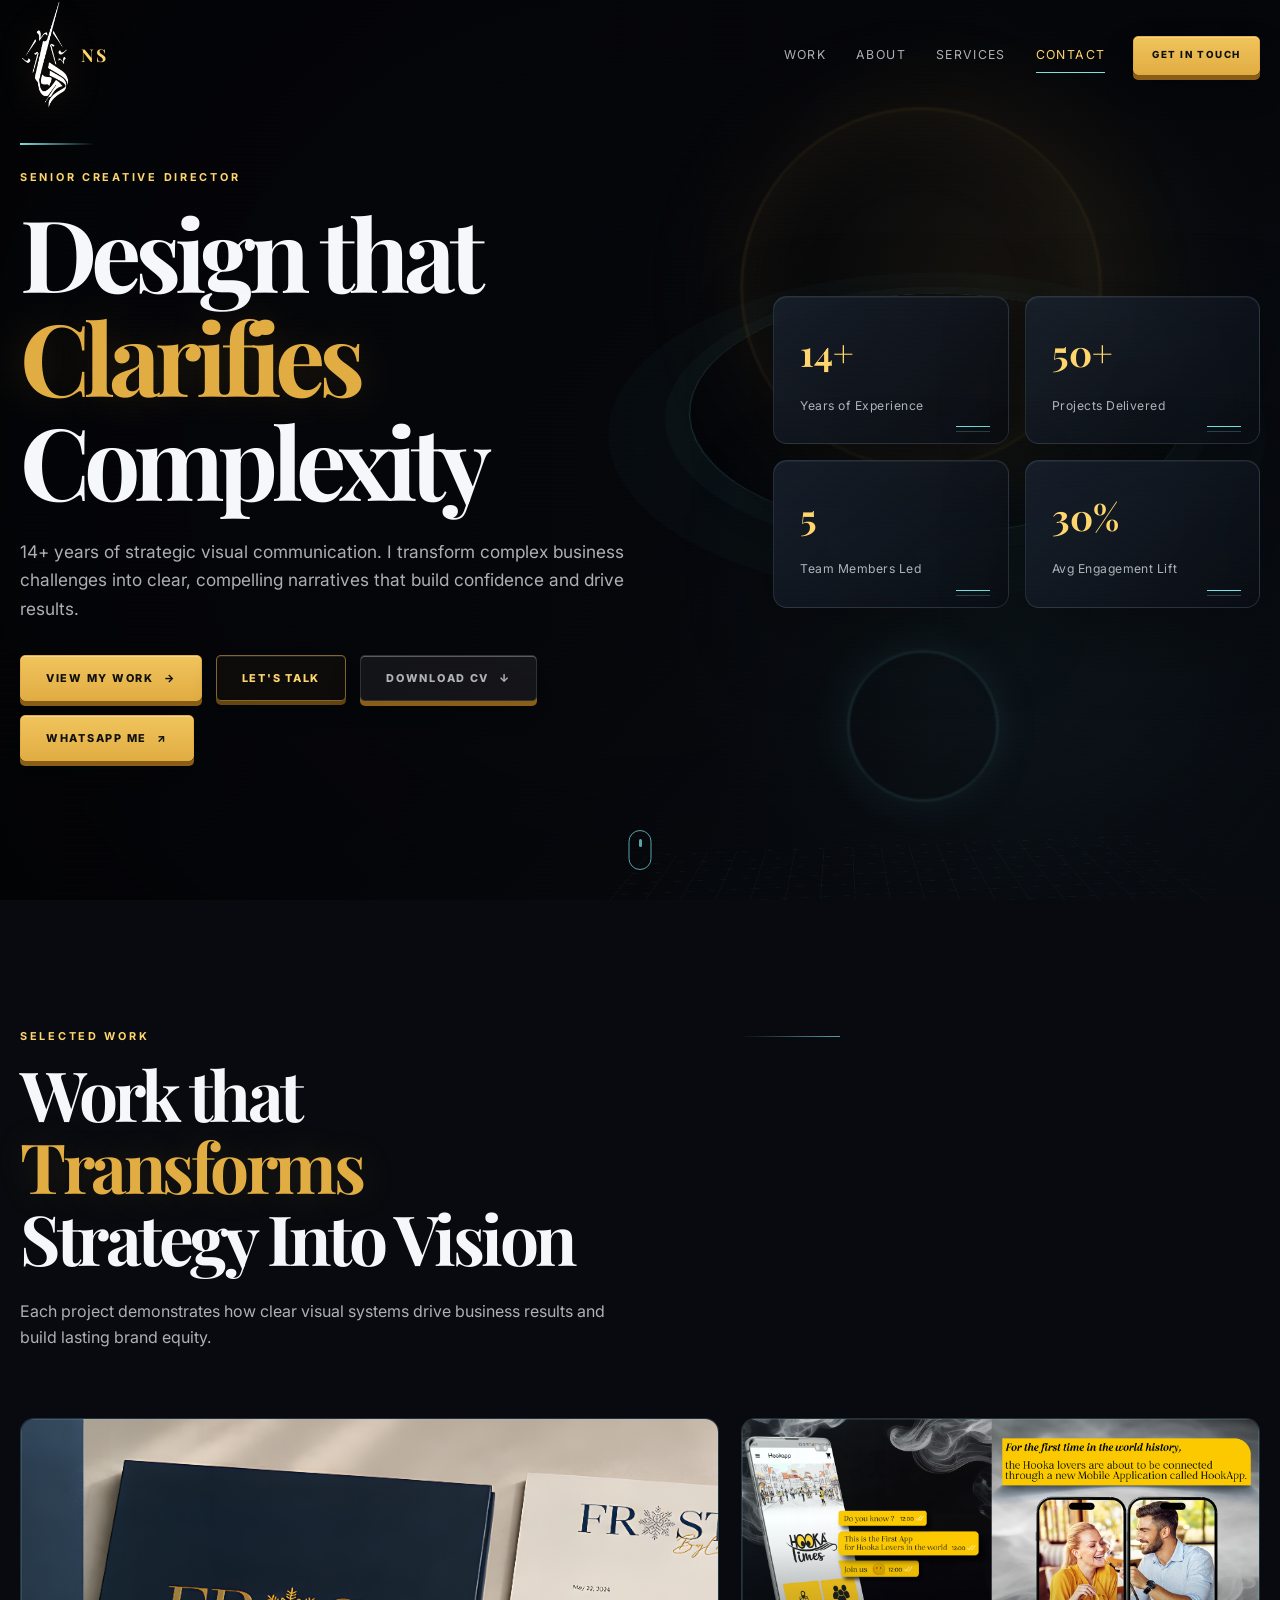
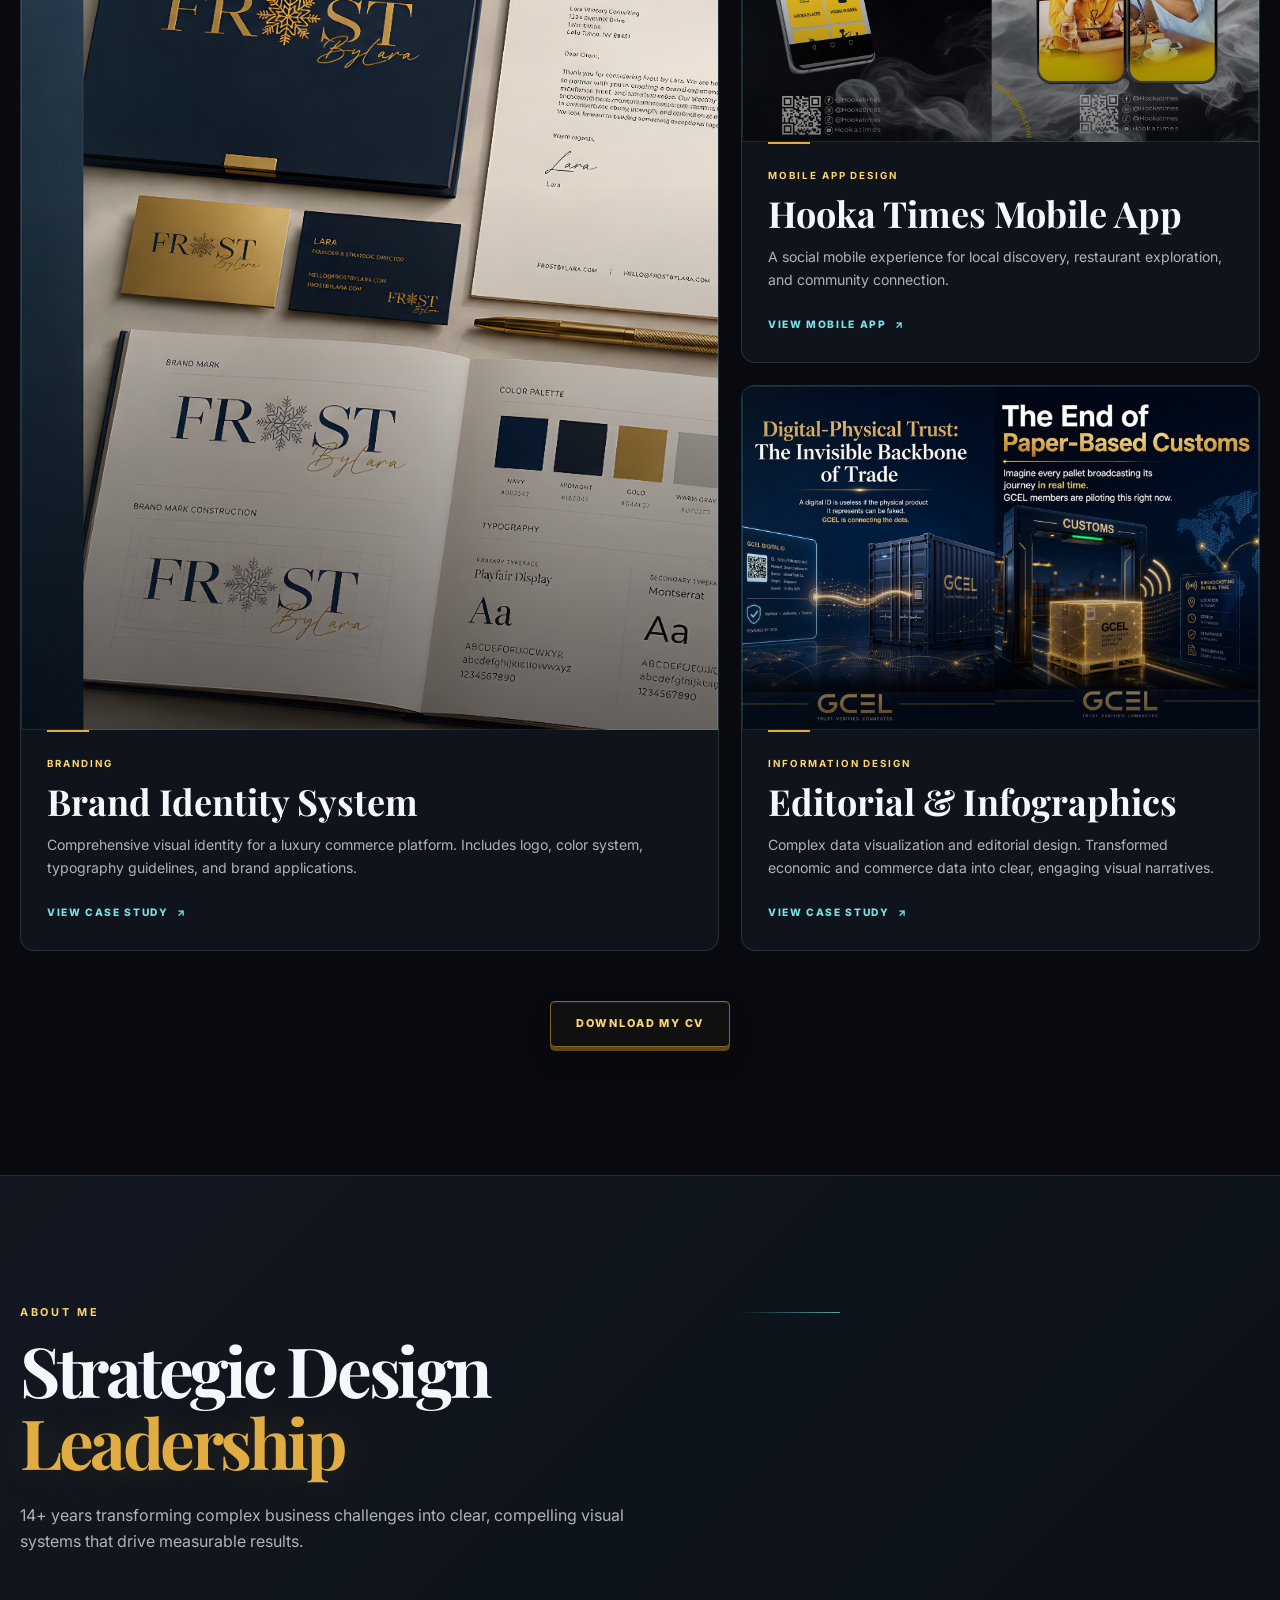
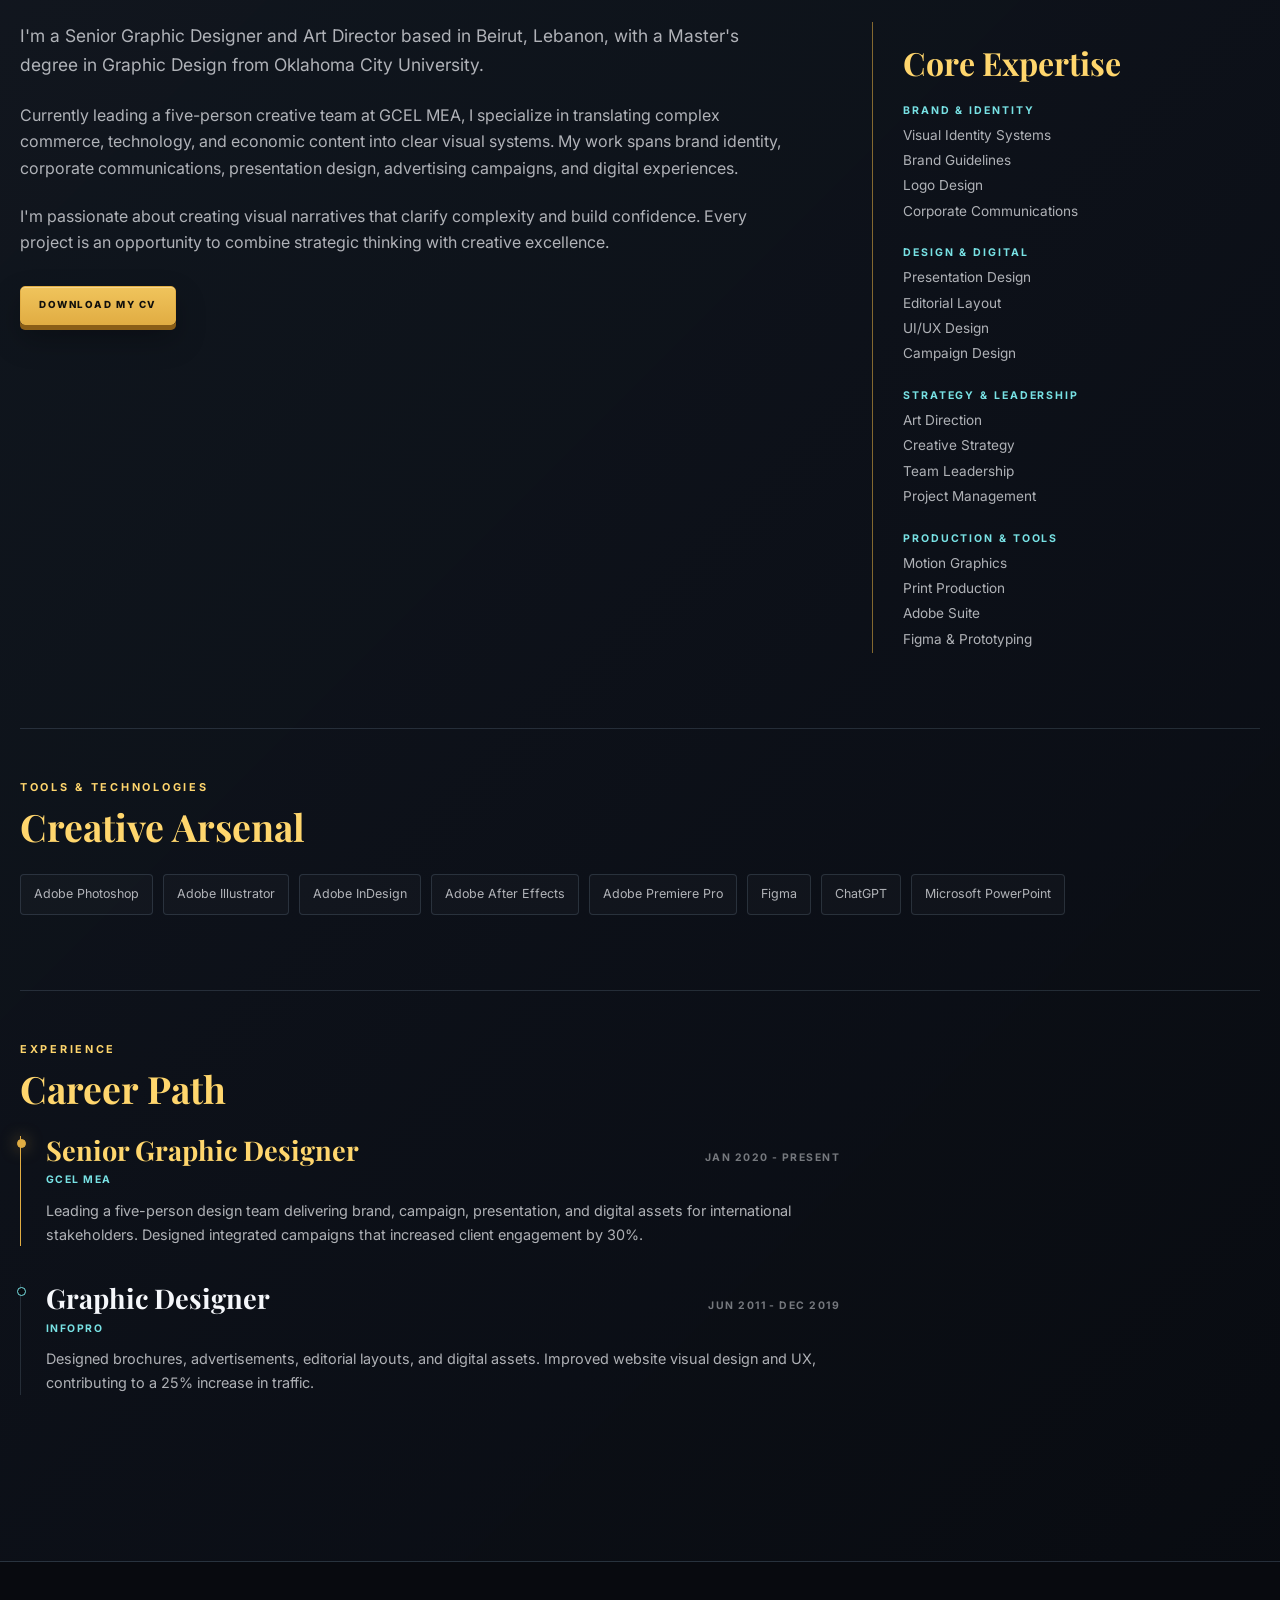
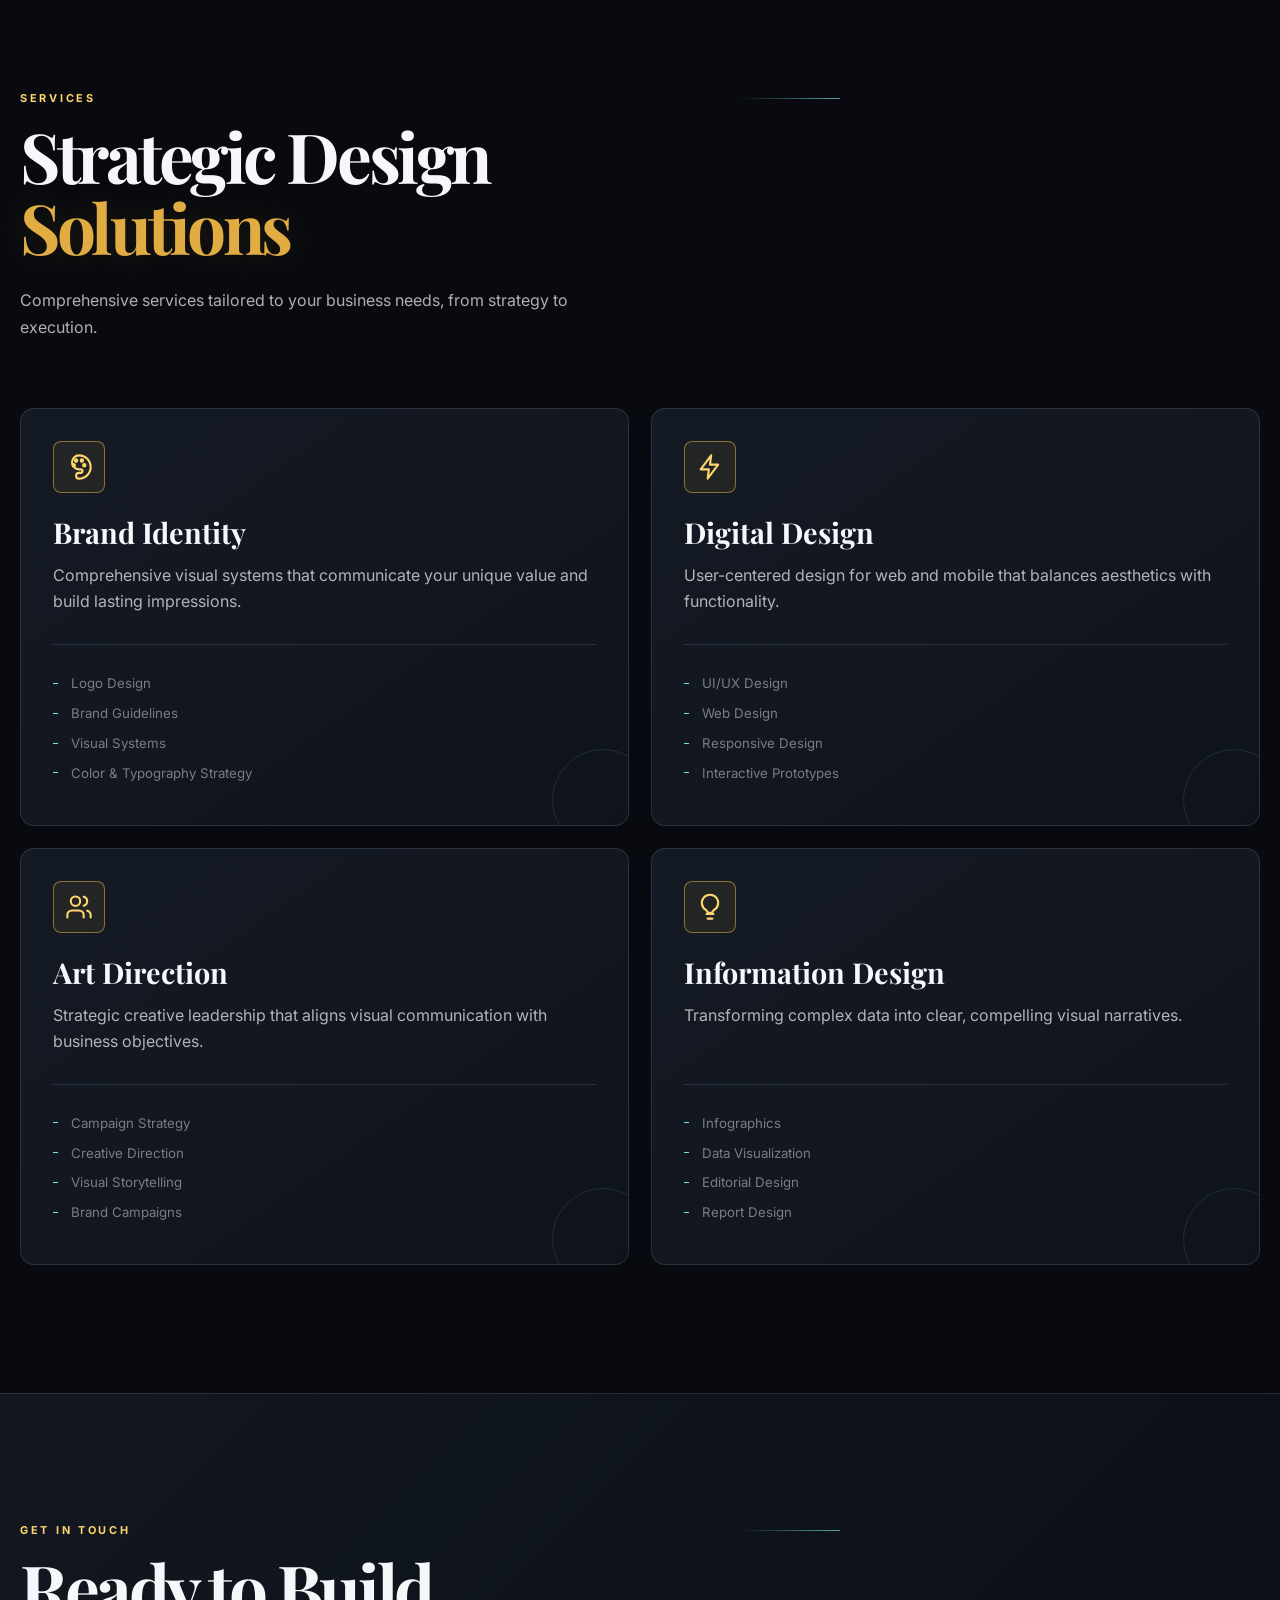
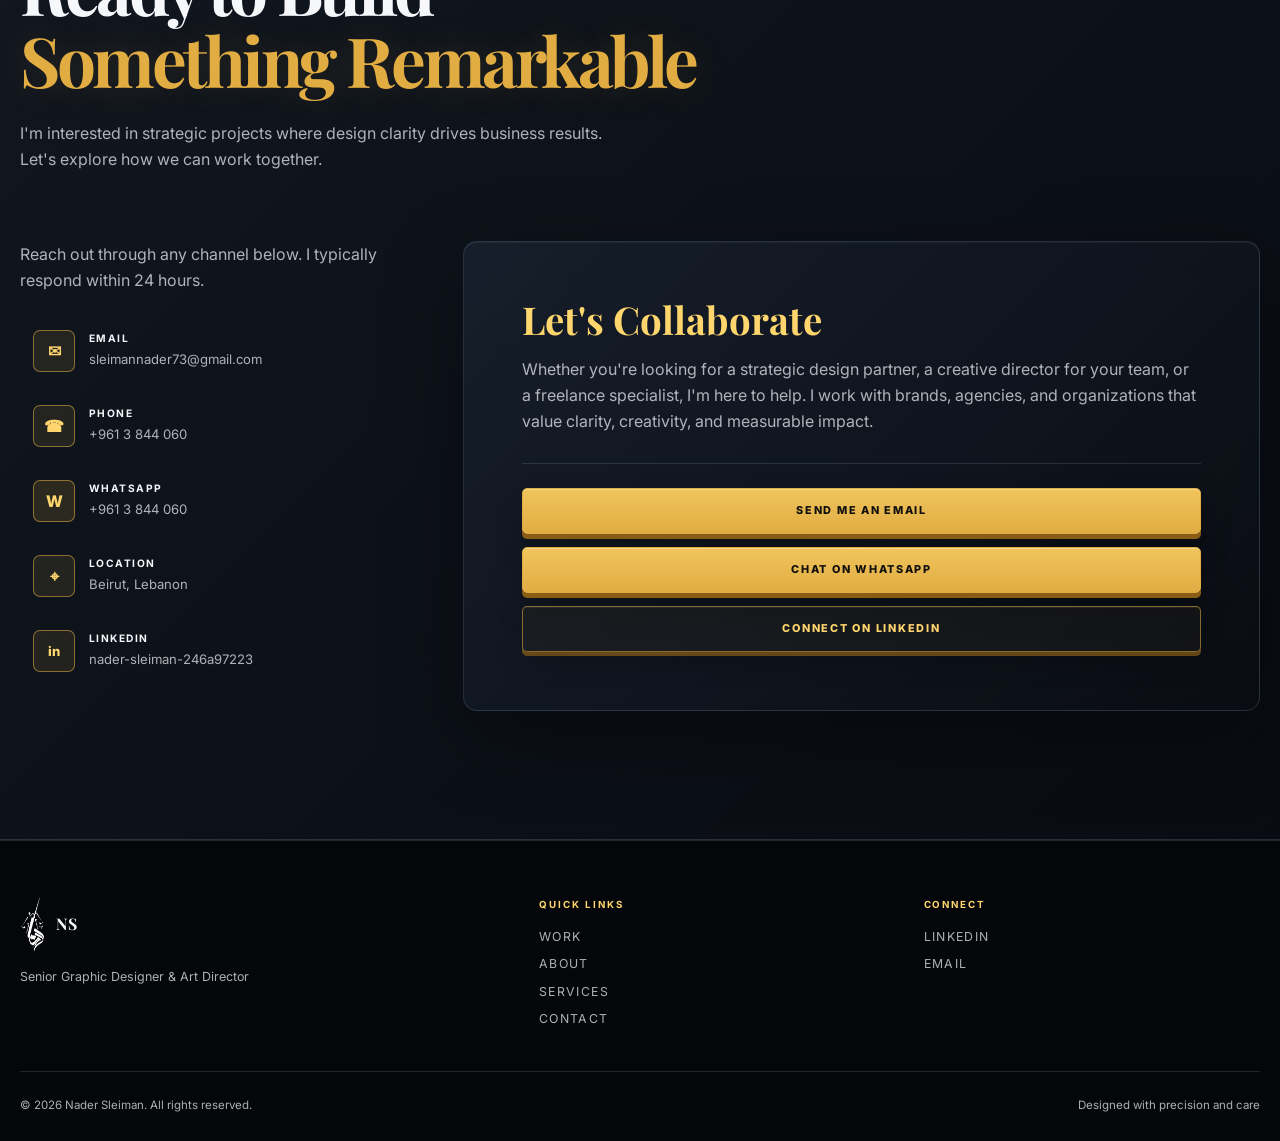
<file: index.html>
<!DOCTYPE html>
<html lang="en">
<head>
  <meta charset="UTF-8">
  <meta name="viewport" content="width=device-width, initial-scale=1.0">
  <meta name="description" content="Nader Sleiman is a Senior Graphic Designer and Art Director in Beirut, creating clear brand identities, digital experiences, and information design systems.">
  <meta name="theme-color" content="#15141a">
  <meta property="og:title" content="Nader Sleiman | Senior Graphic Designer &amp; Art Director">
  <meta property="og:description" content="Strategic visual communication, brand identity, digital design, and art direction by Nader Sleiman.">
  <meta property="og:type" content="website">
  <meta property="og:image" content="images/project-brand-identity.png">
  <link rel="icon" href="images/nader-logo.png" type="image/png">
  <title>Nader Sleiman | Senior Graphic Designer & Art Director</title>
  <link rel="preconnect" href="https://fonts.googleapis.com">
  <link rel="preconnect" href="https://fonts.gstatic.com" crossorigin>
  <link href="https://fonts.googleapis.com/css2?family=Inter:wght@400;500;600;700&family=Playfair+Display:wght@600;700&display=swap" rel="stylesheet">
  <link rel="stylesheet" href="css/style.css">
</head>
<body>
  <header class="site-header" id="siteHeader">
    <div class="container header-inner">
      <a class="brand" href="#top" aria-label="Nader Sleiman home">
        <img src="images/nader-logo.png" alt="Nader Sleiman logo">
        <span>NS</span>
      </a>

      <nav class="desktop-nav" aria-label="Primary navigation">
        <a href="#work">Work</a>
        <a href="#about">About</a>
        <a href="#services">Services</a>
        <a href="#contact">Contact</a>
      </nav>

      <a class="button button-small desktop-cta" href="#contact">Get in Touch</a>

      <button class="menu-button" id="menuButton" type="button" aria-label="Open navigation" aria-expanded="false" aria-controls="mobileNav">
        <span></span>
        <span></span>
        <span></span>
      </button>
    </div>

    <nav class="mobile-nav" id="mobileNav" aria-label="Mobile navigation">
      <div class="container mobile-nav-inner">
        <a href="#work">Work</a>
        <a href="#about">About</a>
        <a href="#services">Services</a>
        <a href="#contact">Contact</a>
        <a class="button button-small" href="#contact">Get in Touch</a>
      </div>
    </nav>
  </header>

  <main id="top">
    <section class="hero section" aria-labelledby="heroTitle">
      <div class="hero-art" aria-hidden="true">
        <span class="orb orb-one"></span>
        <span class="orb orb-two"></span>
        <span class="grid-lines"></span>
      </div>
      <div class="container hero-grid">
        <div class="hero-copy reveal">
          <p class="eyebrow">Senior Creative Director</p>
          <h1 id="heroTitle">Design that <span>Clarifies</span> Complexity</h1>
          <p class="lead">14+ years of strategic visual communication. I transform complex business challenges into clear, compelling narratives that build confidence and drive results.</p>
          <div class="hero-actions">
            <a class="button" href="#work">View My Work <span aria-hidden="true">→</span></a>
            <a class="button button-outline" href="#contact">Let's Talk</a>
            <a class="button button-quiet" href="Nader-Sleiman-CV.pdf" download>Download CV <span aria-hidden="true">↓</span></a>
            <a class="button button-whatsapp" href="https://wa.me/9613844060" target="_blank" rel="noopener noreferrer" aria-label="Chat with Nader Sleiman on WhatsApp">WhatsApp Me <span aria-hidden="true">↗</span></a>
          </div>
        </div>

        <div class="stats-grid reveal delay-2" aria-label="Professional highlights">
          <article class="glass-card"><strong>14+</strong><span>Years of Experience</span></article>
          <article class="glass-card"><strong>50+</strong><span>Projects Delivered</span></article>
          <article class="glass-card"><strong>5</strong><span>Team Members Led</span></article>
          <article class="glass-card"><strong>30%</strong><span>Avg Engagement Lift</span></article>
        </div>
      </div>
      <a class="scroll-indicator" href="#work" aria-label="Scroll to selected work"><span></span></a>
    </section>

    <section class="section work-section" id="work" aria-labelledby="workTitle">
      <div class="container">
        <div class="section-heading reveal">
          <p class="eyebrow">Selected Work</p>
          <h2 id="workTitle">Work that <span>Transforms</span> Strategy Into Vision</h2>
          <p>Each project demonstrates how clear visual systems drive business results and build lasting brand equity.</p>
        </div>

        <div class="projects-grid">
          <article class="project-card project-large reveal">
            <a href="images/project-brand-identity.png" target="_blank" rel="noopener noreferrer" aria-label="View Brand Identity System project">
              <div class="project-image">
                <img src="images/project-brand-identity.png" alt="Luxury brand identity case study presentation" loading="lazy">
              </div>
              <div class="project-content">
                <p class="eyebrow small">Branding</p>
                <h3>Brand Identity System</h3>
                <p>Comprehensive visual identity for a luxury commerce platform. Includes logo, color system, typography guidelines, and brand applications.</p>
                <span class="project-link">View Case Study <span aria-hidden="true">↗</span></span>
              </div>
            </a>
          </article>

          <article class="project-card reveal delay-1">
            <a href="https://www.facebook.com/p/Hooka-Times-100093056559328/" target="_blank" rel="noopener noreferrer" aria-label="View Hooka Times Mobile App on Facebook">
              <div class="project-image app-image">
                <img src="images/project-hooka-times-app.png" alt="Hooka Times mobile app design" loading="lazy">
              </div>
              <div class="project-content">
                <p class="eyebrow small">Mobile App Design</p>
                <h3>Hooka Times Mobile App</h3>
                <p>A social mobile experience for local discovery, restaurant exploration, and community connection.</p>
                <span class="project-link">View Mobile App <span aria-hidden="true">↗</span></span>
              </div>
            </a>
          </article>

          <article class="project-card reveal delay-2">
            <a href="images/project-infographic.png" target="_blank" rel="noopener noreferrer" aria-label="View Editorial and Infographics project">
              <div class="project-image">
                <img src="images/project-infographic.png" alt="Artificial intelligence economic intelligence infographic" loading="lazy">
              </div>
              <div class="project-content">
                <p class="eyebrow small">Information Design</p>
                <h3>Editorial &amp; Infographics</h3>
                <p>Complex data visualization and editorial design. Transformed economic and commerce data into clear, engaging visual narratives.</p>
                <span class="project-link">View Case Study <span aria-hidden="true">↗</span></span>
              </div>
            </a>
          </article>
        </div>

        <div class="center-action reveal">
          <a class="button button-outline" href="Nader-Sleiman-CV.pdf" download>Download My CV</a>
        </div>
      </div>
    </section>

    <section class="section alternate-section" id="about" aria-labelledby="aboutTitle">
      <div class="container">
        <div class="section-heading reveal">
          <p class="eyebrow">About Me</p>
          <h2 id="aboutTitle">Strategic Design <span>Leadership</span></h2>
          <p>14+ years transforming complex business challenges into clear, compelling visual systems that drive measurable results.</p>
        </div>

        <div class="about-grid">
          <div class="about-copy reveal delay-1">
            <p class="lead-small">I'm a Senior Graphic Designer and Art Director based in Beirut, Lebanon, with a Master's degree in Graphic Design from Oklahoma City University.</p>
            <p>Currently leading a five-person creative team at GCEL MEA, I specialize in translating complex commerce, technology, and economic content into clear visual systems. My work spans brand identity, corporate communications, presentation design, advertising campaigns, and digital experiences.</p>
            <p>I'm passionate about creating visual narratives that clarify complexity and build confidence. Every project is an opportunity to combine strategic thinking with creative excellence.</p>
            <a class="button button-small" href="Nader-Sleiman-CV.pdf" download>Download My CV</a>
          </div>

          <aside class="expertise reveal delay-2">
            <h3>Core Expertise</h3>
            <div class="expertise-group">
              <h4>Brand &amp; Identity</h4>
              <p>Visual Identity Systems</p><p>Brand Guidelines</p><p>Logo Design</p><p>Corporate Communications</p>
            </div>
            <div class="expertise-group">
              <h4>Design &amp; Digital</h4>
              <p>Presentation Design</p><p>Editorial Layout</p><p>UI/UX Design</p><p>Campaign Design</p>
            </div>
            <div class="expertise-group">
              <h4>Strategy &amp; Leadership</h4>
              <p>Art Direction</p><p>Creative Strategy</p><p>Team Leadership</p><p>Project Management</p>
            </div>
            <div class="expertise-group">
              <h4>Production &amp; Tools</h4>
              <p>Motion Graphics</p><p>Print Production</p><p>Adobe Suite</p><p>Figma &amp; Prototyping</p>
            </div>
          </aside>
        </div>

        <div class="subsection reveal delay-2">
          <p class="eyebrow">Tools &amp; Technologies</p>
          <h3>Creative Arsenal</h3>
          <div class="tool-list">
            <span>Adobe Photoshop</span><span>Adobe Illustrator</span><span>Adobe InDesign</span><span>Adobe After Effects</span><span>Adobe Premiere Pro</span><span>Figma</span><span>ChatGPT</span><span>Microsoft PowerPoint</span>
          </div>
        </div>

        <div class="subsection reveal">
          <p class="eyebrow">Experience</p>
          <h3>Career Path</h3>
          <div class="timeline">
            <article class="timeline-item current">
              <div class="role-heading"><h4>Senior Graphic Designer</h4><span>Jan 2020 - Present</span></div>
              <p class="company">GCEL MEA</p>
              <p>Leading a five-person design team delivering brand, campaign, presentation, and digital assets for international stakeholders. Designed integrated campaigns that increased client engagement by 30%.</p>
            </article>
            <article class="timeline-item">
              <div class="role-heading"><h4>Graphic Designer</h4><span>Jun 2011 - Dec 2019</span></div>
              <p class="company">INFOPRO</p>
              <p>Designed brochures, advertisements, editorial layouts, and digital assets. Improved website visual design and UX, contributing to a 25% increase in traffic.</p>
            </article>
          </div>
        </div>
      </div>
    </section>

    <section class="section" id="services" aria-labelledby="servicesTitle">
      <div class="container">
        <div class="section-heading reveal">
          <p class="eyebrow">Services</p>
          <h2 id="servicesTitle">Strategic Design <span>Solutions</span></h2>
          <p>Comprehensive services tailored to your business needs, from strategy to execution.</p>
        </div>

        <div class="services-grid">
          <article class="service-card reveal">
            <div class="service-icon" aria-hidden="true">
              <svg viewBox="0 0 24 24"><path d="M12 22a10 10 0 1 0 0-20 6 6 0 0 0 0 12h1.5a1.5 1.5 0 0 1 0 3H12a2.5 2.5 0 0 0 0 5Z"/><circle cx="7.5" cy="10.5" r="1"/><circle cx="9.5" cy="6.5" r="1"/><circle cx="14.5" cy="6.5" r="1"/><circle cx="16.5" cy="10.5" r="1"/></svg>
            </div>
            <h3>Brand Identity</h3>
            <p>Comprehensive visual systems that communicate your unique value and build lasting impressions.</p>
            <ul><li>Logo Design</li><li>Brand Guidelines</li><li>Visual Systems</li><li>Color &amp; Typography Strategy</li></ul>
          </article>

          <article class="service-card reveal delay-1">
            <div class="service-icon" aria-hidden="true">
              <svg viewBox="0 0 24 24"><path d="m13 2-9 12h7l-1 8 9-12h-7l1-8Z"/></svg>
            </div>
            <h3>Digital Design</h3>
            <p>User-centered design for web and mobile that balances aesthetics with functionality.</p>
            <ul><li>UI/UX Design</li><li>Web Design</li><li>Responsive Design</li><li>Interactive Prototypes</li></ul>
          </article>

          <article class="service-card reveal delay-2">
            <div class="service-icon" aria-hidden="true">
              <svg viewBox="0 0 24 24"><path d="M16 21v-2a4 4 0 0 0-4-4H6a4 4 0 0 0-4 4v2"/><circle cx="9" cy="7" r="4"/><path d="M22 21v-2a4 4 0 0 0-3-3.87M16 3.13a4 4 0 0 1 0 7.75"/></svg>
            </div>
            <h3>Art Direction</h3>
            <p>Strategic creative leadership that aligns visual communication with business objectives.</p>
            <ul><li>Campaign Strategy</li><li>Creative Direction</li><li>Visual Storytelling</li><li>Brand Campaigns</li></ul>
          </article>

          <article class="service-card reveal delay-3">
            <div class="service-icon" aria-hidden="true">
              <svg viewBox="0 0 24 24"><path d="M9 18h6M10 22h4M8.5 14.5A7 7 0 1 1 15.5 14.5C14.6 15.2 14 16.1 14 17h-4c0-.9-.6-1.8-1.5-2.5Z"/></svg>
            </div>
            <h3>Information Design</h3>
            <p>Transforming complex data into clear, compelling visual narratives.</p>
            <ul><li>Infographics</li><li>Data Visualization</li><li>Editorial Design</li><li>Report Design</li></ul>
          </article>
        </div>
      </div>
    </section>

    <section class="section alternate-section" id="contact" aria-labelledby="contactTitle">
      <div class="container">
        <div class="section-heading reveal">
          <p class="eyebrow">Get in Touch</p>
          <h2 id="contactTitle">Ready to Build <span>Something Remarkable</span></h2>
          <p>I'm interested in strategic projects where design clarity drives business results. Let's explore how we can work together.</p>
        </div>

        <div class="contact-grid">
          <div class="contact-info reveal delay-1">
            <p>Reach out through any channel below. I typically respond within 24 hours.</p>
            <div class="contact-list">
              <a href="mailto:sleimannader73@gmail.com">
                <span class="contact-icon" aria-hidden="true">✉</span>
                <span><strong>Email</strong><small>sleimannader73@gmail.com</small></span>
              </a>
              <a href="tel:+9613844060">
                <span class="contact-icon" aria-hidden="true">☎</span>
                <span><strong>Phone</strong><small>+961 3 844 060</small></span>
              </a>
              <a href="https://wa.me/9613844060" target="_blank" rel="noopener noreferrer" aria-label="Chat with Nader Sleiman on WhatsApp">
                <span class="contact-icon whatsapp-icon" aria-hidden="true">W</span>
                <span><strong>WhatsApp</strong><small>+961 3 844 060</small></span>
              </a>
              <div class="contact-item">
                <span class="contact-icon" aria-hidden="true">⌖</span>
                <span><strong>Location</strong><small>Beirut, Lebanon</small></span>
              </div>
              <a href="https://linkedin.com/in/nader-sleiman-246a97223" target="_blank" rel="noopener noreferrer">
                <span class="contact-icon in-icon" aria-hidden="true">in</span>
                <span><strong>LinkedIn</strong><small>nader-sleiman-246a97223</small></span>
              </a>
            </div>
          </div>

          <div class="collaborate-card glass-card reveal delay-2">
            <h3>Let's Collaborate</h3>
            <p>Whether you're looking for a strategic design partner, a creative director for your team, or a freelance specialist, I'm here to help. I work with brands, agencies, and organizations that value clarity, creativity, and measurable impact.</p>
            <div class="collaborate-actions">
              <a class="button" href="mailto:sleimannader73@gmail.com">Send Me an Email</a>
              <a class="button button-whatsapp" href="https://wa.me/9613844060" target="_blank" rel="noopener noreferrer">Chat on WhatsApp</a>
              <a class="button button-outline" href="https://linkedin.com/in/nader-sleiman-246a97223" target="_blank" rel="noopener noreferrer">Connect on LinkedIn</a>
            </div>
          </div>
        </div>
      </div>
    </section>
  </main>

  <footer class="site-footer">
    <div class="container footer-grid">
      <div>
        <div class="footer-brand"><img src="images/nader-logo.png" alt="Nader Sleiman logo"><span>NS</span></div>
        <p>Senior Graphic Designer &amp; Art Director</p>
      </div>
      <div>
        <p class="eyebrow small">Quick Links</p>
        <nav class="footer-links" aria-label="Footer navigation"><a href="#work">Work</a><a href="#about">About</a><a href="#services">Services</a><a href="#contact">Contact</a></nav>
      </div>
      <div>
        <p class="eyebrow small">Connect</p>
        <nav class="footer-links"><a href="https://linkedin.com/in/nader-sleiman-246a97223" target="_blank" rel="noopener noreferrer">LinkedIn</a><a href="mailto:sleimannader73@gmail.com">Email</a></nav>
      </div>
    </div>
    <div class="container footer-bottom">
      <p>© <span id="currentYear"></span> Nader Sleiman. All rights reserved.</p>
      <p>Designed with precision and care</p>
    </div>
  </footer>

  <button class="back-to-top" id="backToTop" type="button" aria-label="Back to top">↑</button>
  <script src="js/script.js"></script>
</body>
</html>
</file>
<file: css/style.css>
:root {
  --bg: #080a0f;
  --bg-deep: #05060a;
  --surface: #0f131b;
  --surface-2: #141a24;
  --surface-3: #1a2230;
  --text: #f5f7fb;
  --text-soft: rgba(245, 247, 251, 0.7);
  --text-faint: rgba(245, 247, 251, 0.46);
  --gold: #e1ad43;
  --gold-bright: #ffd66d;
  --gold-dark: #8a5e17;
  --cyan: #78e2e5;
  --border: rgba(170, 197, 220, 0.16);
  --border-gold: rgba(225, 173, 67, 0.56);
  --radius: 14px;
  --shadow: 0 24px 80px rgba(0, 0, 0, 0.38);
  --container: 1280px;
}

* { box-sizing: border-box; }

html { scroll-behavior: smooth; scroll-padding-top: 92px; }

body {
  margin: 0;
  overflow-x: hidden;
  background: var(--bg);
  color: var(--text);
  font-family: "Inter", Arial, sans-serif;
  line-height: 1.65;
}

body::before {
  position: fixed;
  z-index: 20;
  inset: 0;
  pointer-events: none;
  opacity: 0.08;
  background-image: linear-gradient(rgba(255,255,255,.06) 1px, transparent 1px);
  background-size: 100% 4px;
  content: "";
  mix-blend-mode: overlay;
}

body.menu-open { overflow: hidden; }
img { display: block; max-width: 100%; }
a { color: inherit; text-decoration: none; }
button, a { -webkit-tap-highlight-color: transparent; }
button { cursor: pointer; font: inherit; }
:focus-visible { outline: 2px solid var(--cyan); outline-offset: 5px; }

.container { width: min(100% - 40px, var(--container)); margin-inline: auto; }
.section { position: relative; padding: 128px 0; }
.alternate-section { border-block: 1px solid var(--border); background: linear-gradient(135deg, rgba(20, 26, 36, .86), rgba(9, 12, 18, .96)); }

.eyebrow {
  margin: 0;
  color: var(--gold-bright);
  font-size: .68rem;
  font-weight: 700;
  letter-spacing: .25em;
  text-transform: uppercase;
}
.eyebrow.small { font-size: .61rem; letter-spacing: .2em; }

h1, h2, h3, h4, p { margin-top: 0; }
h1, h2, h3, h4 { font-family: "Playfair Display", Georgia, serif; line-height: 1.04; }
h1 { max-width: 820px; margin-bottom: 26px; font-size: clamp(3.4rem, 7.8vw, 8.4rem); letter-spacing: -.06em; }
h1 span, h2 span { display: block; color: var(--gold); text-shadow: 0 0 38px rgba(225, 173, 67, .16); }
h2 { margin: 12px 0 24px; font-size: clamp(2.7rem, 5.4vw, 5.3rem); letter-spacing: -.05em; }
h3 { margin-bottom: 14px; font-size: 2rem; }
p { color: var(--text-soft); }
.lead { max-width: 650px; margin-bottom: 32px; font-size: 1.08rem; }
.lead-small { font-size: 1.09rem; }

.site-header {
  position: fixed;
  z-index: 1000;
  inset: 0 0 auto;
  transition: background .3s ease, border-color .3s ease, box-shadow .3s ease;
}
.site-header.scrolled, .site-header.menu-active {
  border-bottom: 1px solid var(--border);
  background: rgba(8, 10, 15, .78);
  box-shadow: 0 16px 45px rgba(0,0,0,.28);
  backdrop-filter: blur(20px);
}
.header-inner { display: flex; min-height: 96px; align-items: center; gap: 28px; }
.brand, .footer-brand { display: inline-flex; align-items: center; gap: 11px; font-family: "Playfair Display", Georgia, serif; font-weight: 700; }
.brand img { width: auto; height: 110px; flex-shrink: 0; object-fit: contain; filter: drop-shadow(0 0 18px rgba(225,173,67,.18)); }
.brand span { color: var(--gold-bright); font-size: 1.1rem; letter-spacing: .12em; }
.desktop-nav { display: flex; align-items: center; gap: 30px; margin-left: auto; }
.desktop-nav a, .footer-links a, .mobile-nav a:not(.button) { position: relative; color: var(--text-soft); font-size: .77rem; letter-spacing: .11em; text-transform: uppercase; transition: color .2s ease; }
.desktop-nav a::after { position: absolute; right: 0; bottom: -8px; left: 0; height: 1px; background: var(--cyan); content: ""; transform: scaleX(0); transform-origin: right; transition: transform .25s ease; }
.desktop-nav a:hover, .desktop-nav a.active, .footer-links a:hover, .mobile-nav a:hover { color: var(--gold-bright); }
.desktop-nav a:hover::after, .desktop-nav a.active::after { transform: scaleX(1); transform-origin: left; }

.button {
  position: relative;
  display: inline-flex;
  min-height: 46px;
  align-items: center;
  justify-content: center;
  gap: 10px;
  padding: 12px 25px;
  overflow: hidden;
  border: 1px solid var(--gold);
  border-radius: 5px;
  background: linear-gradient(180deg, #f0c45c 0%, var(--gold) 100%);
  color: #11100c;
  font-size: .68rem;
  font-weight: 800;
  letter-spacing: .16em;
  line-height: 1.2;
  text-transform: uppercase;
  box-shadow: 0 5px 0 var(--gold-dark), 0 14px 30px rgba(0,0,0,.28), inset 0 1px 0 rgba(255,255,255,.3);
  transition: transform .2s ease, box-shadow .2s ease, background .2s ease, border-color .2s ease, color .2s ease;
}
.button::before { position: absolute; inset: 0; background: linear-gradient(115deg, transparent 25%, rgba(255,255,255,.32) 50%, transparent 75%); content: ""; transform: translateX(-120%); transition: transform .5s ease; }
.button:hover { border-color: var(--gold-bright); background: linear-gradient(180deg, #ffda79 0%, #e9b54a 100%); transform: translateY(-3px); box-shadow: 0 8px 0 var(--gold-dark), 0 18px 36px rgba(0,0,0,.34), inset 0 1px 0 rgba(255,255,255,.4); }
.button:hover::before { transform: translateX(120%); }
.button:active { transform: translateY(2px); box-shadow: 0 2px 0 var(--gold-dark), 0 8px 16px rgba(0,0,0,.24); }
.button > * { position: relative; z-index: 1; }
.button-small { min-height: 39px; padding: 9px 18px; font-size: .61rem; }
.button-outline { border-color: var(--border-gold); background: rgba(225,173,67,.04); color: var(--gold-bright); box-shadow: 0 4px 0 rgba(138,94,23,.72), 0 12px 24px rgba(0,0,0,.2), inset 0 1px 0 rgba(255,255,255,.08); }
.button-outline:hover { background: rgba(225,173,67,.14); color: #fff0bd; }
.button.button-quiet { border-color: var(--border); background: rgba(245,247,251,.06); color: var(--text-soft); }
.button.button-quiet:hover { border-color: var(--cyan); background: rgba(120,226,229,.1); color: var(--text); }
.button-whatsapp { border-color: var(--gold); background: linear-gradient(180deg, #f0c45c 0%, var(--gold) 100%); color: #11100c; }
.button-whatsapp:hover { border-color: var(--gold-bright); background: linear-gradient(180deg, #ffda79 0%, #e9b54a 100%); color: #11100c; }

.menu-button { display: none; width: 44px; height: 44px; padding: 10px; border: 1px solid var(--border); border-radius: 5px; background: rgba(255,255,255,.03); color: var(--text); }
.menu-button span { display: block; width: 22px; height: 2px; margin: 5px auto; background: currentColor; transition: transform .25s ease, opacity .25s ease; }
.menu-button.open span:nth-child(1) { transform: translateY(7px) rotate(45deg); }
.menu-button.open span:nth-child(2) { opacity: 0; }
.menu-button.open span:nth-child(3) { transform: translateY(-7px) rotate(-45deg); }
.mobile-nav { display: none; }

.hero {
  display: flex;
  min-height: 100vh;
  align-items: center;
  overflow: hidden;
  padding-top: 132px;
  background: radial-gradient(circle at 77% 31%, rgba(225,173,67,.14), transparent 22%), radial-gradient(circle at 76% 68%, rgba(120,226,229,.09), transparent 26%), linear-gradient(135deg, var(--bg-deep), var(--bg) 55%, #111a24);
}
.hero::before { position: absolute; inset: 0; pointer-events: none; background: linear-gradient(90deg, rgba(5,6,10,.98), rgba(5,6,10,.68) 45%, rgba(5,6,10,.16)); content: ""; }
.hero::after { position: absolute; inset: 0; pointer-events: none; background: radial-gradient(circle at 50% 50%, transparent 0, rgba(0,0,0,.2) 70%, rgba(0,0,0,.48) 100%); content: ""; }
.hero-art { position: absolute; inset: 0; overflow: hidden; }
.hero-art::before { position: absolute; top: 16%; right: 8%; width: 480px; height: 480px; border: 1px solid rgba(120,226,229,.2); border-radius: 50%; box-shadow: 0 0 0 22px rgba(120,226,229,.025), 0 0 0 72px rgba(120,226,229,.018); content: ""; transform: perspective(900px) rotateX(62deg) rotateZ(-15deg); }
.orb { position: absolute; border-radius: 50%; filter: blur(1px); }
.orb-one { top: 12%; right: 14%; width: 360px; height: 360px; border: 1px solid rgba(225,173,67,.28); box-shadow: inset 0 0 90px rgba(225,173,67,.1), 0 0 120px rgba(225,173,67,.08); }
.orb-two { right: 22%; bottom: 11%; width: 150px; height: 150px; border: 1px solid rgba(120,226,229,.34); box-shadow: 0 0 45px rgba(120,226,229,.1); }
.grid-lines { position: absolute; right: -8%; bottom: -12%; width: 67%; height: 65%; opacity: .2; background-image: linear-gradient(rgba(120,226,229,.28) 1px, transparent 1px), linear-gradient(90deg, rgba(120,226,229,.28) 1px, transparent 1px); background-size: 48px 48px; transform: perspective(700px) rotateX(61deg) rotateZ(-8deg); transform-origin: center bottom; }
.hero-grid { position: relative; z-index: 2; display: grid; grid-template-columns: minmax(0, 1.12fr) minmax(390px, .8fr); align-items: center; gap: 72px; }
.hero-copy { max-width: 820px; }
.hero-copy::before { display: block; width: 74px; height: 2px; margin-bottom: 24px; background: linear-gradient(90deg, var(--cyan), transparent); content: ""; }
.hero-copy .eyebrow { margin-bottom: 14px; }
.hero-actions { display: flex; flex-wrap: wrap; gap: 14px; }
.stats-grid { display: grid; grid-template-columns: repeat(2, minmax(0, 1fr)); gap: 16px; }
.glass-card { border: 1px solid var(--border); background: linear-gradient(135deg, rgba(25,34,48,.78), rgba(10,13,19,.76)); box-shadow: var(--shadow), inset 0 1px 0 rgba(255,255,255,.05); backdrop-filter: blur(18px); }
.stats-grid article { position: relative; min-height: 145px; padding: 26px; overflow: hidden; border-radius: var(--radius); }
.stats-grid article::after { position: absolute; right: 18px; bottom: 16px; width: 34px; height: 1px; background: var(--cyan); content: ""; box-shadow: 0 5px 0 rgba(120,226,229,.25); }
.stats-grid strong { display: block; margin-bottom: 8px; color: var(--gold-bright); font-family: "Playfair Display", Georgia, serif; font-size: 2.25rem; }
.stats-grid span { color: var(--text-soft); font-size: .76rem; letter-spacing: .04em; }
.scroll-indicator { position: absolute; z-index: 3; bottom: 30px; left: 50%; width: 23px; height: 40px; border: 1px solid var(--cyan); border-radius: 20px; opacity: .72; transform: translateX(-50%); }
.scroll-indicator span { position: absolute; top: 8px; left: 50%; width: 3px; height: 8px; border-radius: 4px; background: var(--cyan); transform: translateX(-50%); animation: scrollDot 1.8s infinite; }
@keyframes scrollDot { 0% { opacity: 0; transform: translate(-50%,0); } 30% { opacity: 1; } 100% { opacity: 0; transform: translate(-50%,15px); } }

.section-heading { position: relative; max-width: 820px; margin-bottom: 68px; }
.section-heading::after { position: absolute; top: 8px; right: 0; width: 100px; height: 1px; background: linear-gradient(90deg, transparent, var(--cyan)); content: ""; opacity: .7; }
.section-heading > p:last-child { max-width: 620px; margin-bottom: 0; font-size: 1rem; }
.projects-grid { display: grid; grid-template-columns: minmax(0,1.32fr) minmax(0,.98fr); gap: 22px; }
.project-card { position: relative; min-width: 0; overflow: hidden; border: 1px solid var(--border); border-radius: var(--radius); background: var(--surface); transition: transform .35s ease, border-color .35s ease, box-shadow .35s ease; }
.project-card::before { position: absolute; z-index: 2; top: 14px; left: 16px; color: var(--cyan); font-size: .58rem; font-weight: 700; letter-spacing: .18em; content: "PROJECT / 0"; opacity: 0; transition: opacity .25s ease; }
.project-card:nth-child(1)::before { content: "PROJECT / 01"; }
.project-card:nth-child(2)::before { content: "PROJECT / 02"; }
.project-card:nth-child(3)::before { content: "PROJECT / 03"; }
.project-card:hover { border-color: var(--border-gold); box-shadow: 0 26px 70px rgba(0,0,0,.36), 0 0 0 1px rgba(225,173,67,.08); transform: translateY(-7px); }
.project-card:hover::before { opacity: 1; }
.project-large { grid-row: span 2; }
.project-card > a { display: flex; height: 100%; flex-direction: column; }
.project-image { position: relative; min-height: 250px; overflow: hidden; background: #05060a; }
.project-large .project-image { min-height: 500px; flex: 1; }
.project-image::before { position: absolute; z-index: 1; inset: 0; border: 1px solid rgba(120,226,229,.14); content: ""; pointer-events: none; }
.project-image::after { position: absolute; inset: 0; background: linear-gradient(180deg, transparent 40%, rgba(5,6,10,.78)), linear-gradient(90deg, rgba(120,226,229,.08), transparent 30%); content: ""; opacity: .7; transition: opacity .3s ease; }
.project-card:hover .project-image::after { opacity: 1; }
.project-image img { width: 100%; height: 100%; min-height: inherit; object-fit: cover; transition: transform .65s cubic-bezier(.2,.75,.2,1), filter .65s ease; }
.project-card:hover .project-image img { filter: saturate(1.16) contrast(1.04); transform: scale(1.055); }
.project-content { position: relative; padding: 26px; }
.project-content::before { position: absolute; top: 0; left: 26px; width: 42px; height: 2px; background: var(--gold); content: ""; }
.project-content h3 { margin: 10px 0 13px; font-size: clamp(1.55rem, 3vw, 2.25rem); transition: color .25s ease; }
.project-card:hover .project-content h3 { color: var(--gold-bright); }
.project-content > p:not(.eyebrow) { display: -webkit-box; overflow: hidden; margin-bottom: 18px; -webkit-box-orient: vertical; -webkit-line-clamp: 2; font-size: .88rem; }
.project-link { display: inline-flex; align-items: center; gap: 8px; color: var(--cyan); font-size: .64rem; font-weight: 800; letter-spacing: .16em; text-transform: uppercase; }
.center-action { display: flex; justify-content: center; margin-top: 50px; }

.about-grid { display: grid; grid-template-columns: minmax(0,2fr) minmax(280px,1fr); align-items: start; gap: 76px; }
.about-copy { max-width: 800px; }
.about-copy p { margin-bottom: 22px; }
.about-copy .button { margin-top: 8px; }
.expertise { padding: 24px 0 0 30px; border-left: 1px solid var(--border-gold); }
.expertise h3, .subsection h3, .collaborate-card h3 { color: var(--gold-bright); }
.expertise-group { margin-top: 25px; }
.expertise-group h4 { margin-bottom: 8px; color: var(--cyan); font-family: "Inter", Arial, sans-serif; font-size: .66rem; letter-spacing: .18em; text-transform: uppercase; }
.expertise-group p { margin-bottom: 3px; font-size: .85rem; }
.subsection { margin-top: 75px; padding-top: 50px; border-top: 1px solid var(--border); }
.subsection h3 { margin: 10px 0 28px; font-size: 2.35rem; }
.tool-list { display: flex; flex-wrap: wrap; gap: 10px; }
.tool-list span { padding: 9px 13px; border: 1px solid var(--border); border-radius: 4px; background: rgba(255,255,255,.025); color: var(--text-soft); font-size: .78rem; transition: border-color .2s ease, color .2s ease, transform .2s ease, background .2s ease; }
.tool-list span:hover { border-color: var(--cyan); background: rgba(120,226,229,.06); color: var(--text); transform: translateY(-3px); }
.timeline { max-width: 820px; }
.timeline-item { position: relative; margin-bottom: 38px; padding: 0 0 0 25px; border-left: 1px solid var(--border); }
.timeline-item::before { position: absolute; top: 3px; left: -4px; width: 7px; height: 7px; border: 1px solid var(--cyan); border-radius: 50%; background: var(--bg); content: ""; }
.timeline-item.current { border-left-color: var(--gold); }
.timeline-item.current::before { border-color: var(--gold); background: var(--gold); box-shadow: 0 0 16px rgba(225,173,67,.6); }
.role-heading { display: flex; align-items: baseline; justify-content: space-between; gap: 24px; }
.role-heading h4 { margin-bottom: 7px; font-size: 1.7rem; }
.timeline-item.current h4 { color: var(--gold-bright); }
.role-heading span, .company { font-size: .65rem; font-weight: 700; letter-spacing: .14em; text-transform: uppercase; }
.role-heading span { color: var(--text-faint); white-space: nowrap; }
.company { color: var(--cyan); }
.timeline-item > p:last-child { margin-bottom: 0; font-size: .9rem; }

.services-grid { display: grid; grid-template-columns: repeat(2,minmax(0,1fr)); gap: 22px; }
.service-card { position: relative; padding: 32px; overflow: hidden; border: 1px solid var(--border); border-radius: var(--radius); background: linear-gradient(145deg, var(--surface-2), var(--surface)); transition: transform .3s ease, border-color .3s ease, background .3s ease; }
.service-card::after { position: absolute; right: -26px; bottom: -26px; width: 100px; height: 100px; border: 1px solid rgba(120,226,229,.12); border-radius: 50%; content: ""; }
.service-card:hover { border-color: var(--border-gold); background: linear-gradient(145deg, #182231, var(--surface)); transform: translateY(-6px); }
.service-icon { display: flex; width: 52px; height: 52px; margin-bottom: 25px; align-items: center; justify-content: center; border: 1px solid var(--border-gold); border-radius: 8px; background: rgba(225,173,67,.08); color: var(--gold-bright); transition: background .3s ease, color .3s ease, transform .3s ease; }
.service-card:hover .service-icon { background: var(--gold); color: var(--bg); transform: rotate(8deg); }
.service-icon svg { width: 28px; height: 28px; fill: none; stroke: currentColor; stroke-width: 1.8; stroke-linecap: round; stroke-linejoin: round; }
.service-card h3 { font-size: 1.8rem; transition: color .2s ease; }
.service-card:hover h3 { color: var(--gold-bright); }
.service-card > p { min-height: 58px; }
.service-card ul { margin: 24px 0 0; padding: 20px 0 0; border-top: 1px solid var(--border); list-style: none; }
.service-card li { position: relative; margin: 8px 0; padding-left: 18px; color: var(--text-faint); font-size: .83rem; }
.service-card li::before { position: absolute; top: .73em; left: 0; width: 5px; height: 1px; background: var(--cyan); content: ""; }

.contact-grid { display: grid; grid-template-columns: minmax(300px,.85fr) minmax(0,1.75fr); align-items: stretch; gap: 56px; }
.contact-info > p { margin-bottom: 24px; }
.contact-list { display: grid; gap: 7px; }
.contact-list a, .contact-item { display: flex; align-items: flex-start; gap: 14px; padding: 12px; border: 1px solid transparent; border-radius: 7px; transition: background .2s ease, border-color .2s ease; }
.contact-list a:hover { border-color: var(--border); background: rgba(120,226,229,.04); }
.contact-icon { display: flex; width: 42px; height: 42px; flex: 0 0 42px; align-items: center; justify-content: center; border: 1px solid var(--border-gold); border-radius: 7px; background: rgba(225,173,67,.1); color: var(--gold-bright); font-size: 1rem; font-weight: 800; }
.in-icon { font-size: .82rem; text-transform: lowercase; }
.whatsapp-icon { background: rgba(225,173,67,.14); color: var(--gold-bright); }
.contact-list strong, .contact-list small { display: block; }
.contact-list strong { margin-bottom: 2px; color: var(--text); font-size: .64rem; letter-spacing: .14em; text-transform: uppercase; }
.contact-list small { color: var(--text-soft); font-size: .82rem; overflow-wrap: anywhere; }
.collaborate-card { display: flex; min-height: 100%; flex-direction: column; justify-content: center; padding: clamp(32px,5vw,58px); border-radius: var(--radius); }
.collaborate-card h3 { margin-bottom: 16px; font-size: 2.4rem; }
.collaborate-card > p { max-width: 770px; margin-bottom: 28px; }
.collaborate-actions { display: grid; gap: 13px; padding-top: 24px; border-top: 1px solid var(--border); }

.site-footer { padding: 56px 0 26px; border-top: 1px solid var(--border); background: var(--bg-deep); }
.footer-grid { display: grid; grid-template-columns: 1.4fr 1fr 1fr; gap: 48px; padding-bottom: 42px; }
.footer-brand img { width: auto; height: 55px; object-fit: contain; }
.footer-grid > div:first-child > p { margin: 8px 0 0; font-size: .78rem; }
.footer-links { display: grid; gap: 7px; margin-top: 14px; }
.footer-bottom { display: flex; align-items: center; justify-content: space-between; gap: 20px; padding-top: 24px; border-top: 1px solid var(--border); }
.footer-bottom p { margin: 0; font-size: .72rem; }
.back-to-top { position: fixed; z-index: 900; right: 22px; bottom: 22px; display: grid; width: 44px; height: 44px; place-items: center; border: 1px solid var(--cyan); border-radius: 5px; background: rgba(8,10,15,.88); color: var(--cyan); opacity: 0; pointer-events: none; transform: translateY(10px); transition: opacity .2s ease, transform .2s ease, background .2s ease; backdrop-filter: blur(12px); }
.back-to-top.visible { opacity: 1; pointer-events: auto; transform: translateY(0); }
.back-to-top:hover { background: var(--cyan); color: var(--bg); }

.reveal { opacity: 0; transform: translateY(25px); transition: opacity .72s ease, transform .72s ease; }
.reveal.visible { opacity: 1; transform: translateY(0); }
.delay-1 { transition-delay: .08s; } .delay-2 { transition-delay: .16s; } .delay-3 { transition-delay: .24s; }

@media (max-width: 1024px) {
  .hero-grid { grid-template-columns: 1fr; }
  .stats-grid { max-width: 700px; }
  .projects-grid { grid-template-columns: repeat(2,minmax(0,1fr)); }
  .project-large { grid-column: span 2; grid-row: auto; }
  .project-large .project-image { min-height: 430px; }
  .about-grid { gap: 44px; }
  .contact-grid { grid-template-columns: 1fr 1.35fr; gap: 32px; }
}

@media (max-width: 820px) {
  .header-inner { min-height: 84px; }
  .brand img { height: 70px; }
  .section { padding: 88px 0; }
  .desktop-nav, .desktop-cta { display: none; }
  .menu-button { display: block; margin-left: auto; }
  .mobile-nav { display: block; max-height: 0; overflow: hidden; opacity: 0; transition: max-height .3s ease, opacity .25s ease; }
  .mobile-nav.open { max-height: 430px; opacity: 1; }
  .mobile-nav-inner { display: grid; gap: 3px; padding-top: 8px; padding-bottom: 22px; }
  .mobile-nav a:not(.button) { padding: 11px 4px; }
  .mobile-nav .button { margin-top: 8px; }
  .hero { min-height: auto; padding-top: 142px; padding-bottom: 112px; }
  .stats-grid { display: none; }
  .scroll-indicator { display: none; }
  .about-grid, .contact-grid { grid-template-columns: 1fr; }
  .expertise { padding: 34px 0 0; border-top: 1px solid var(--border); border-left: 0; }
  .services-grid { grid-template-columns: 1fr; }
  .service-card > p { min-height: auto; }
  .footer-grid { grid-template-columns: 1fr 1fr; }
  .footer-grid > div:first-child { grid-column: span 2; }
}

@media (max-width: 640px) {
  .container { width: min(100% - 28px, var(--container)); }
  .brand img { height: 62px; }
  .brand span { display: none; }
  .section-heading { margin-bottom: 46px; }
  .section-heading::after { display: none; }
  h1 { font-size: clamp(3rem, 15vw, 4.65rem); }
  h2 { font-size: clamp(2.5rem, 12vw, 3.8rem); }
  .hero-actions { display: grid; }
  .hero-actions .button { width: 100%; }
  .projects-grid { grid-template-columns: 1fr; }
  .project-large { grid-column: auto; }
  .project-large .project-image, .project-image { min-height: 250px; aspect-ratio: 16/10; }
  .project-content { padding: 22px; }
  .role-heading { display: block; }
  .role-heading span { display: block; margin-bottom: 10px; }
  .collaborate-actions .button { width: 100%; }
  .footer-grid { grid-template-columns: 1fr; }
  .footer-grid > div:first-child { grid-column: auto; }
  .footer-bottom { align-items: flex-start; flex-direction: column; }
}

@media (prefers-reduced-motion: reduce) {
  html { scroll-behavior: auto; }
  *, *::before, *::after { animation-duration: .01ms !important; animation-iteration-count: 1 !important; scroll-behavior: auto !important; transition-duration: .01ms !important; }
  .reveal { opacity: 1; transform: none; }
}

@media (pointer: fine) and (prefers-reduced-motion: no-preference) {
  .hero-art { transform: translate(calc(var(--pointer-x, 0) * 8px), calc(var(--pointer-y, 0) * 6px)); transition: transform .2s ease-out; }
  .hero-copy { transform: translate(calc(var(--pointer-x, 0) * -3px), calc(var(--pointer-y, 0) * -2px)); transition: transform .2s ease-out; }
}
</file>
